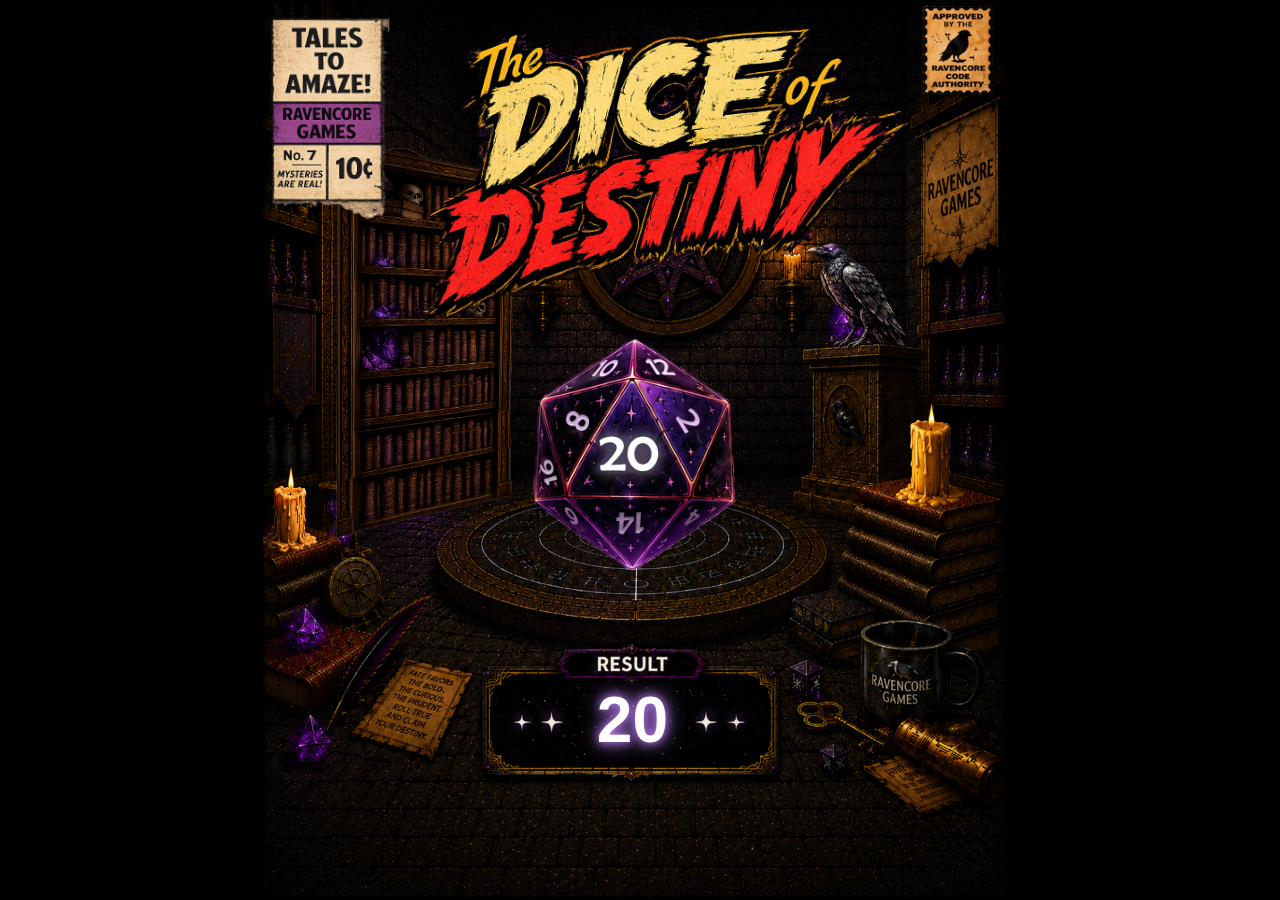
<file: index.html>
<!DOCTYPE html>
<html>
<head>
<meta charset="UTF-8">
<title>The Dice of Destiny</title>
<link rel="stylesheet" href="style.css">

</head>

  <body>

<div id="chamber">

    <img id="background" src="background3.png">
  
    <img id="bookshelf" src="bookshelf6.png">

    <img id="raven" src="raven2.png">
  
    <img id="leftCandles" src="left-candles.png">

    <img id="rightCandles" src="right-candles.png">

    <img id="leftFlame" src="flame.png">

    <img id="rightFlame" src="flame.png">
  
    <img id="centerFlame" src="flame.png">

    <img id="title" src="./assets/ui/title-dice-of-destiny.png">

    <img id="magazine" src="./assets/ui/magazine.png">

    <div id="effects"></div>

    <img id="dice" src="D20-20.png">

    <div id="result">20</div>

</div>
<script src="script.js"></script>

</body>
</html>
</file>
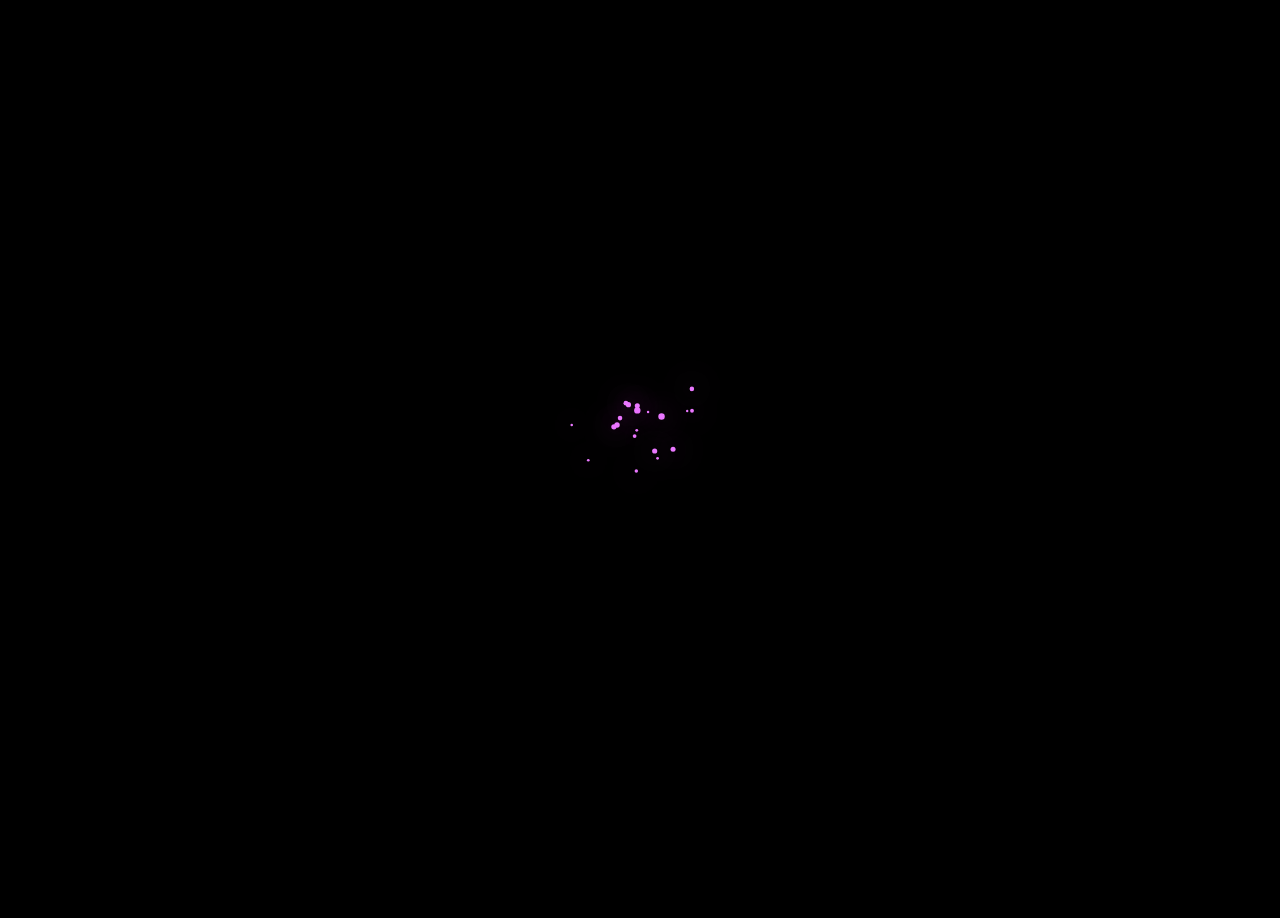
<file: effects-test.html>
<!DOCTYPE html>
<html>
<head>
<meta charset="UTF-8">
<title>Effects Test</title>

<style>

body{
    margin:0;
    overflow:hidden;
    background:black;
}

canvas{
    display:block;
}

</style>

</head>

<body>

<canvas id="canvas"></canvas>

<script>

const canvas = document.getElementById("canvas");
const ctx = canvas.getContext("2d");

function resize(){
    canvas.width = window.innerWidth;
    canvas.height = window.innerHeight;
}

resize();
window.addEventListener("resize", resize);

const embers = [];

for(let i = 0; i < 20; i++){

    const angle = Math.random() * Math.PI * 2;
    const distance = Math.random() * 55;

    embers.push({

        x: canvas.width/2 + Math.cos(angle) * distance,

        startY: canvas.height/2 + Math.sin(angle) * distance,

        y: canvas.height/2 + Math.sin(angle) * distance,

        radius: 1 + Math.random()*2.5,

        speed: 0.15 + Math.random()*0.35,

        sway: 8 + Math.random()*18,

        offset: Math.random()*1000

    });

}

let breath = 0;

function draw(){

    ctx.clearRect(0,0,canvas.width,canvas.height);

 breath += 0.01;

const energy = (Math.sin(breath)+1)/2;

    for(const ember of embers){

        ember.y -= ember.speed * (0.6 + energy*0.8);

        if(ember.y < ember.startY - 140){
            ember.y = ember.startY;
        }

        const x =
            ember.x +
            Math.sin((ember.y + ember.offset) * 0.03) * ember.sway;

        ctx.beginPath();

        ctx.arc(
            x,
            ember.y,
            ember.radius,
            0,
            Math.PI*2
        );

        const glow = 140 + Math.floor(115 * energy);

        ctx.fillStyle = `rgb(${glow},120,255)`;
        ctx.shadowColor = `rgb(${glow},120,255)`;
        ctx.shadowBlur = 10 + energy * 25;

        ctx.fill();

    }

    requestAnimationFrame(draw);

}

draw();

</script>

</body>
</html>
New rule starting now
</file>
<file: style.css>
body{
    margin:0;
    overflow:hidden;
    background:black;
}
#chamber{

    position:relative;

    aspect-ratio:1148 / 1369;

    height:100vh;

    margin:auto;

}
/* Background */

#background{

    position:absolute;

    inset:0;

    width:100%;

    height:100%;

    object-fit:contain;

}

    /* Floating animation */

@keyframes float {
    0%   { transform: translate(-50%, -50%) translateY(0px); }
    50%  { transform: translate(-50%, -50%) translateY(-15px); }
    100% { transform: translate(-50%, -50%) translateY(0px); }
}

@keyframes pulse {

    0%   { scale:1; }

    50%  { scale:1.15; }

    100% { scale:1; }

}
#dice{

    position:absolute;

    top:50%;
    left:49%;

    transform:translate(-50%,-50%);

    width:220px;

    z-index:10;

    animation: float 4s ease-in-out infinite;

    cursor:pointer;

    transition:filter .2s ease;

}

#dice:hover{

    filter:
        brightness(1.08)
        drop-shadow(0 0 8px #c084ff)
        drop-shadow(0 0 18px #9333ea);

}

    #result{

    position:absolute;

    top:80%;
    left:49%;

    transform:translate(-50%,-50%);

    font-size:64px;

    color:white;

    font-weight:bold;

    text-shadow:
        0 0 10px #c084ff,
        0 0 20px #c084ff;

    font-family:Arial, sans-serif;
}
   

#effects{

    position:absolute;

    inset:0;

    pointer-events:none;

    z-index:2;


}
.particle{

    position:absolute;

    width:8px;
    height:8px;

    border-radius:50%;

    background:#d8b4fe;

    box-shadow:
        0 0 8px #ffffff,
        0 0 16px #c084ff,
        0 0 24px #a855f7;

    pointer-events:none;

    animation: magicRise 5s linear forwards;

}

#title{

    position:absolute;

    left:1%;
    top:-6%;

    width:95%;

    z-index:30;

    pointer-events:none;

}

#magazine{

    position:absolute;

left:-15%;
top: 0%;
    width:48%;

    z-index:31;

    pointer-events:none;

}
#leftCandles{
    position:absolute;
    left:0%;
    top:52%;
    width:8%;
    z-index:4;
    pointer-events:none;
}

#rightCandles{
    position:absolute;
    left:83%;
    top:44%;
    width:11%;
    z-index:4;
    pointer-events:none;
}
#raven{

    position:absolute;

    width:30%;

    left:63%;

    top:25.7%;

    z-index:3;

    pointer-events:auto;

}
#bookshelf{

    position:absolute;

    width:25%;

    left:9%;

    top:15%;

    z-index:2;

    pointer-events:none;

}
@keyframes wispFloat{

    0%{
        transform:translateY(0px) rotate(0deg);
    }

    50%{
        transform:translateY(-18px) rotate(-3deg);
    }

    100%{
        transform:translateY(0px) rotate(0deg);
    }

}   /* <-- ADD THIS */

@keyframes wispFade{

    0%{
        opacity:.45;
    }

    50%{
        opacity:.9;
    }

    100%{
        opacity:.45;
    }

}
@keyframes magicRise{

    0%{
        transform:translate(0px,0px) scale(.4);
        opacity:0;
    }

    15%{
        opacity:1;
    }

    35%{
        transform:translate(-6px,-70px) scale(.8);
    }

    65%{
        transform:translate(8px,-160px) scale(1);
    }

    100%{
        transform:translate(-4px,-260px) scale(.3);
        opacity:0;
    }

}
@keyframes flameFlicker{

    0%{
        transform:scale(1) rotate(-2deg);
        opacity:.95;
        filter:brightness(1);
    }

    25%{
        transform:scale(.95) rotate(1deg);
        opacity:.85;
        filter:brightness(.9);
    }

    50%{
        transform:scale(1.08) rotate(-1deg);
        opacity:1;
        filter:brightness(1.15);
    }

    75%{
        transform:scale(.98) rotate(2deg);
        opacity:.9;
        filter:brightness(1);
    }

    100%{
        transform:scale(1) rotate(-2deg);
        opacity:.95;
        filter:brightness(1);
    }

}
#leftFlame{

    position:absolute;

     left:2%;
    top:51.1%;

    width:3.5%;


    z-index:5;

    transform-origin:center bottom;

    animation:flameFlicker .45s infinite alternate;

    pointer-events:none;

}

#rightFlame{

    position:absolute;

    left:86.9%;
    top:44%;

    width:3.5%;

    z-index:5;

    transform-origin:center bottom;

    animation:flameFlicker .52s infinite alternate;

    pointer-events:none;

}
#centerFlame{

    position:absolute;

    left:70%;
    
    top:25%;

    width:2%;


    z-index:5;

    transform-origin:center bottom;

    animation:flameFlicker .62s infinite alternate;

    pointer-events:none;

}
/*
#wisp1{

    position:absolute;

    width:140px;

    left:55%;
    top:46%;

    z-index:8;

    pointer-events:none;

    opacity:.7;

    animation:
        wispFloat 6s ease-in-out infinite,
        wispFade 5s ease-in-out infinite;

}*/
</file>
